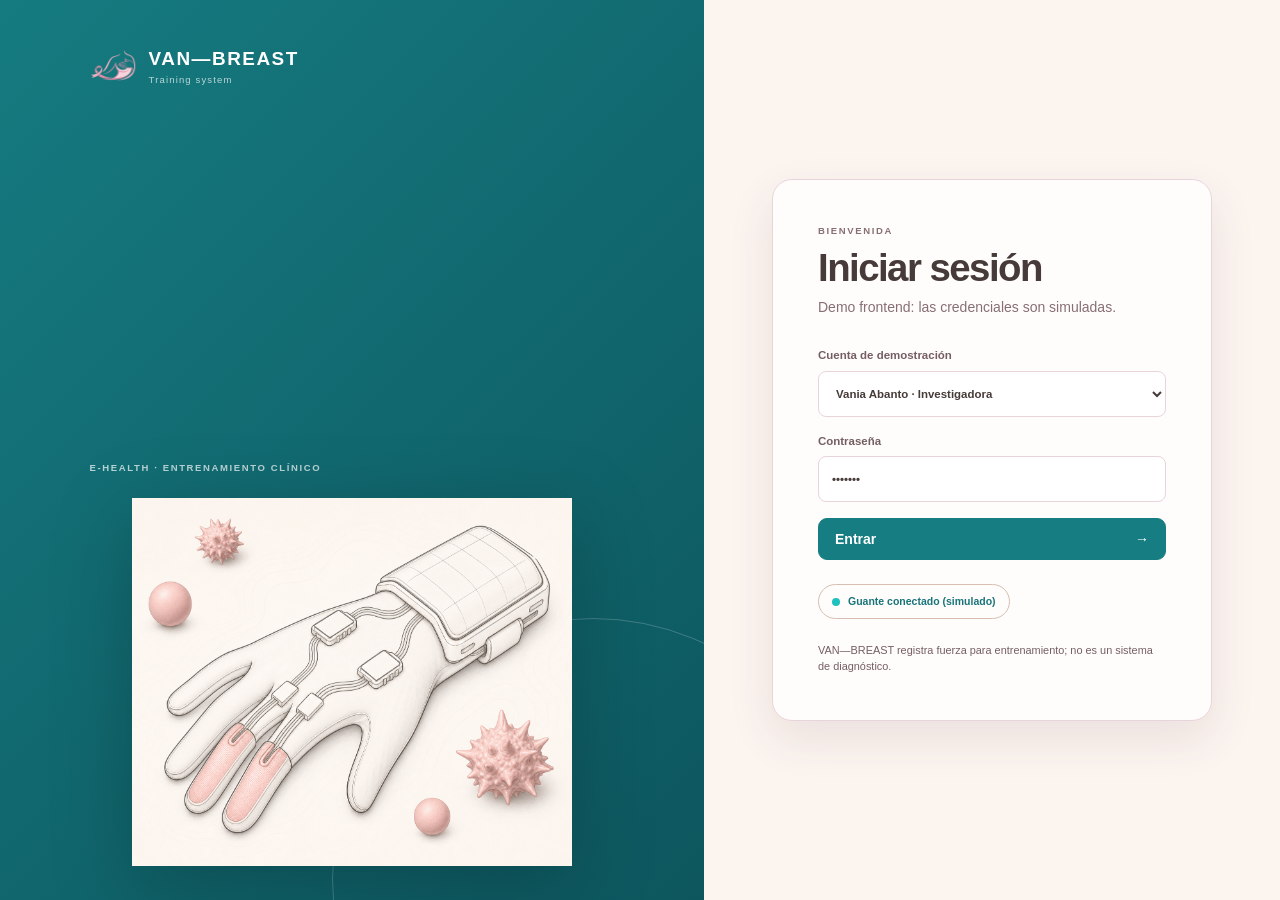
<file: Subir render/index.html>
<!doctype html>
<html lang="es">
<head>
  <meta charset="utf-8" />
  <meta name="viewport" content="width=device-width, initial-scale=1" />
  <meta name="description" content="VAN—BREAST · Demo frontend estática para Render" />
  <title>VAN—BREAST · Frontend demo</title>
  <link rel="icon" href="assets/logo.png" />
  <link rel="stylesheet" href="app.css" />
</head>
<body>
  <main id="loginView" class="login-view">
    <section class="login-hero">
      <div class="brand brand--hero"><img src="assets/logo.png" alt="VAN—BREAST"><div><strong>VAN—BREAST</strong><small>Training system</small></div></div>
      <span class="eyebrow">E-HEALTH · ENTRENAMIENTO CLÍNICO</span>
      <img class="login-illustration" src="assets/login.png" alt="Guante electrónico VAN—BREAST">
    </section>
    <section class="login-card">
      <span class="eyebrow">BIENVENIDA</span>
      <h1>Iniciar sesión</h1>
      <p class="muted">Demo frontend: las credenciales son simuladas.</p>
      <form id="loginForm">
        <label>Cuenta de demostración
          <select id="loginUser">
            <option value="vania">Vania Abanto · Investigadora</option>
            <option value="jonathan">Jonathan Arzapalo · Instructor/a</option>
            <option value="fiorela">Fiorela Bocanegra · Instructor/a</option>
          </select>
        </label>
        <label>Contraseña
          <input id="loginPassword" type="password" value="demo123" autocomplete="current-password" />
        </label>
        <button class="button button--primary button--full" type="submit">Entrar <span>→</span></button>
      </form>
      <div class="login-status"><span class="status-dot"></span> Guante conectado (simulado)</div>
      <p class="login-help">VAN—BREAST registra fuerza para entrenamiento; no es un sistema de diagnóstico.</p>
    </section>
  </main>

  <main id="appView" class="app-shell" hidden>
    <header class="app-header">
      <button class="mobile-menu" id="mobileMenu" aria-label="Abrir menú">☰</button>
      <div class="brand brand--compact"><img src="assets/logo.png" alt=""><strong>VAN—BREAST</strong></div>
      <div class="header-meta"><span class="glove-badge"><span class="status-dot"></span><span>GUANTE CONECTADO</span></span><time id="headerClock"></time></div>
    </header>
    <aside class="sidebar" id="sidebar">
      <div class="profile-card"><span class="avatar avatar--photo" id="sideAvatar">VA</span><span><strong id="sideName">Vania Abanto</strong><small id="sideRole">Investigadora</small></span></div>
      <nav aria-label="Navegación principal">
        <button class="active" data-screen="home"><span>⌂</span>Inicio</button>
        <button data-screen="history"><span>▤</span>Historial</button>
        <button data-screen="people"><span>♙</span>Participantes</button>
        <button data-screen="settings"><span>⚙</span>Configuración</button>
      </nav>
      <div class="sidebar-ribbon"><img src="assets/lazo.png" alt=""></div>
      <div class="sidebar-note"><span class="eyebrow">SISTEMA</span><strong>Demo frontend v1.0</strong><small>Datos simulados</small></div>
      <button class="logout-button" id="logoutButton"><span>↪</span>Cerrar sesión</button>
    </aside>
    <button class="mobile-scrim" id="mobileScrim" hidden aria-label="Cerrar menú"></button>

    <section class="app-content">
      <section class="screen" id="screen-home">
        <div class="page-heading"><span class="eyebrow">PANEL PRINCIPAL</span><h1>Resumen de actividad</h1><p>Una vista rápida del entrenamiento y los registros.</p></div>
        <section class="workflow panel">
          <div><span class="step-header"><b>1</b> Selecciona al paciente</span><label class="search-box"><span>⌕</span><input id="patientSearch" placeholder="Buscar paciente…"><button id="patientToggle" type="button">⌄</button></label><div class="patient-options" id="patientOptions" hidden></div></div>
          <div class="workflow-action"><span class="step-header"><b>2</b> Comienza la práctica</span><button class="button button--primary" id="startTraining">Iniciar entrenamiento <span>→</span></button></div>
        </section>
        <section class="metrics-row"><article class="metric"><span>SESIONES HOY</span><strong id="metricSessions">15</strong></article><article class="metric"><span>PACIENTES</span><strong>39</strong></article><article class="metric"><span>INSTRUCTORES</span><strong>3</strong></article></section>
        <section class="home-grid"><article class="panel activity-panel"><div class="section-heading"><h2>Últimas sesiones</h2><button class="text-button" data-screen="history">Ver historial →</button></div><div id="recentSessions"></div></article><article class="panel weekly-panel"><h2>Ritmo semanal</h2><div class="weekly-chart-wrap"><canvas id="weeklyChart"></canvas></div><p><strong>15 prácticas</strong> completadas esta semana.</p></article></section>
      </section>

      <section class="screen" id="screen-training" hidden>
        <div class="page-heading page-heading--split"><div><span class="eyebrow">SESIÓN EN CURSO</span><h1>Entrenamiento</h1><p id="trainingPatient">Paciente: Valeria Mendoza</p></div><button class="button button--ghost" data-screen="home">← Volver al inicio</button></div>
        <section class="training-grid"><article class="panel anatomy-panel"><div class="panel-heading"><div><span class="eyebrow">ZONA DE EXPLORACIÓN</span><h2>Mapa anatómico</h2></div><span class="step-counter"><span id="activePoint">1</span> / 8</span></div><div class="anatomy-map"><img src="assets/mapa_anatomico.png" alt="Mapa anatómico"><div class="exploration-points" id="explorationPoints"></div></div><div class="map-legend"><span><i class="dot done"></i>Completado</span><span><i class="dot current"></i>Punto actual</span><span><i class="dot"></i>Pendiente</span></div></article><section class="sensor-panel"><article class="sensor-card sensor-card--index"><div><span class="eyebrow">DEDO ÍNDICE</span><strong id="indexValue">13.8 <small>N</small></strong><p>Presión actual detectada</p><b class="range range--ok" id="indexRange">● Dentro del rango</b></div><div class="gauge"><i id="indexGauge"></i></div></article><article class="sensor-card sensor-card--middle"><div><span class="eyebrow">DEDO MEDIO</span><strong id="middleValue">13.1 <small>N</small></strong><p>Presión actual detectada</p><b class="range range--ok" id="middleRange">● Dentro del rango</b></div><div class="gauge"><i id="middleGauge"></i></div></article></section><article class="panel training-details"><div><span class="eyebrow">DATOS DEL ENTRENAMIENTO</span><h2>Sesión simulada</h2><dl><div><dt>Paciente</dt><dd>Valeria Mendoza</dd></div><div><dt>Instructor/a</dt><dd id="trainingInstructor">Vania Abanto</dd></div></dl></div><div class="session-clock"><strong id="sessionTimer">14:48</strong><small>TIEMPO</small></div><button class="button button--primary" id="finishTraining">Finalizar</button></article></section>
        <section class="panel pressure-panel"><div class="section-heading"><h2>Gráfica de presión aplicada</h2><span class="chart-legend"><i class="index-line"></i>Índice <i class="middle-line"></i>Medio</span></div><canvas id="pressureChart"></canvas></section>
      </section>

      <section class="screen" id="screen-history" hidden><div class="page-heading"><span class="eyebrow">SEGUIMIENTO</span><h1>Historial</h1><p>Sesiones realizadas por todo el equipo.</p></div><article class="panel table-panel"><div class="section-heading"><h2>Sesiones recientes</h2><span class="badge">15 hoy</span></div><div class="table-scroll"><table><thead><tr><th>Fecha</th><th>Paciente</th><th>Instructor/a</th><th>Duración</th><th>Estado</th></tr></thead><tbody id="historyRows"></tbody></table></div></article></section>

      <section class="screen" id="screen-people" hidden><div class="page-heading"><span class="eyebrow">RED CLÍNICA</span><h1>Instructores</h1><p>Consulta los pacientes registrados por cada instructor.</p></div><section class="panel instructor-section"><div class="section-heading"><h2>Equipo de instructores</h2><span class="badge">3 perfiles</span></div><div class="instructor-grid" id="instructorGrid"></div></section><article class="panel patient-summary"><span class="eyebrow">PACIENTES</span><h2>39 pacientes registrados</h2><button class="button button--primary" id="newPatient">+ Nuevo registro</button></article></section>

      <section class="screen" id="screen-settings" hidden><div class="page-heading"><span class="eyebrow">AJUSTES DEL SISTEMA</span><h1>Configuración</h1><p>Perfil, adquisición de datos y estado del guante.</p></div><div class="settings-grid"><article class="panel settings-card profile-settings"><span class="eyebrow">PERFIL</span><h2>Editar perfil</h2><div class="profile-edit"><span class="avatar avatar--photo" id="settingsAvatar">VA</span><div><strong id="settingsName">Vania Abanto</strong><small id="settingsRole">Investigadora</small></div></div><label class="button button--ghost upload-label">Cargar fotografía<input id="profileUpload" type="file" accept="image/png,image/jpeg,image/webp" hidden></label><button class="button button--outline" id="removePhoto">Eliminar foto</button><p class="muted">La foto se guarda en este navegador para la demo.</p></article><article class="panel settings-card system-settings"><span class="eyebrow">ADQUISICIÓN DE DATOS</span><h2>Información del sistema</h2><dl class="settings-values"><div><dt>Rango correcto</dt><dd>10 a 17 N</dd></div><div><dt>Dedo índice</dt><dd>Fuerza en N</dd></div><div><dt>Dedo medio</dt><dd>Fuerza en N</dd></div><div><dt>Transporte</dt><dd>Simulado · frontend</dd></div></dl><div class="device-status"><span class="eyebrow">ESTADO DEL GUANTE</span><span class="glove-badge"><span class="status-dot"></span>GUANTE CONECTADO</span></div></article></div><article class="panel appearance-panel"><span class="eyebrow">APARIENCIA</span><h2>Variantes de color</h2><div class="theme-options"><button class="theme-option active" data-theme="pink"><span class="theme-swatch pink-swatch"></span><b>Azul y rosa</b><small>Clínica, cálida y equilibrada</small></button><button class="theme-option" data-theme="blue"><span class="theme-swatch blue-swatch"></span><b>Azul institucional</b><small>Serena y profesional</small></button></div></article></section>
    </section>
  </main>
  <div class="toast" id="toast" role="status" hidden></div>
  <script src="vendor/chart.umd.min.js"></script>
  <script src="app.js"></script>
</body>
</html>
</file>
<file: Subir render/app.css>
:root{--ink:#463b39;--ink-soft:#755e61;--muted:#876f72;--paper:#fbf4ef;--surface:#fffdfc;--line:#ead4dc;--pink:#be68aa;--pink-soft:#f0d0e9;--teal:#167d82;--cyan:#29d8d5;--cyan-soft:#c9f6f5;--green:#58bc32;--red:#e6535b;--shadow:0 18px 45px rgba(96,62,76,.1);--header-h:70px;--side-w:220px}*{box-sizing:border-box}html,body{margin:0;min-height:100%;background:var(--paper);color:var(--ink);font:14px/1.45 "Segoe UI",Arial,sans-serif}button,input,select{font:inherit}button{cursor:pointer}button:focus-visible,input:focus-visible,select:focus-visible{outline:3px solid rgba(41,216,213,.6);outline-offset:2px}h1,h2,h3,p{margin:0}h1{font-size:clamp(2rem,3vw,3.3rem);line-height:1.05;letter-spacing:-.04em}h2{font-size:1.2rem;line-height:1.15}p{color:var(--ink-soft)}.eyebrow{display:block;color:var(--muted);font-size:.68rem;font-weight:800;letter-spacing:.17em;line-height:1.2;text-transform:uppercase}.muted{color:var(--muted)}.button{border:1px solid var(--pink);border-radius:9px;background:#fff;color:#167b83;min-height:42px;padding:0 16px;font-weight:750;transition:.2s ease}.button:hover{transform:translateY(-2px);box-shadow:0 8px 20px rgba(98,46,91,.12)}.button--primary{border-color:var(--teal);background:var(--teal);color:#fff}.button--full{width:100%;display:flex;justify-content:space-between;align-items:center}.button--outline{color:#a14791;background:#fff}.button--ghost{color:#167b83}.text-button{border:0;border-bottom:1px solid currentColor;padding:4px 0;background:transparent;color:var(--ink);font-weight:700}.panel{border:1px solid var(--line);border-radius:15px;background:var(--surface);box-shadow:var(--shadow)}[hidden]{display:none!important}
.login-view{min-height:100vh;display:grid;grid-template-columns:1.1fr .9fr;background:var(--paper)}.login-hero{position:relative;display:flex;flex-direction:column;justify-content:space-between;padding:42px 7vw 34px;background:linear-gradient(135deg,#157b80,#0d565e);color:#fff;overflow:hidden}.login-hero:after{content:"";position:absolute;width:520px;height:520px;border:1px solid rgba(255,255,255,.2);border-radius:50%;right:-150px;bottom:-240px}.brand{display:flex;align-items:center;gap:11px}.brand img{width:48px;height:48px;object-fit:contain}.brand strong{font-size:1.35rem;letter-spacing:.08em}.brand small{display:block;color:rgba(255,255,255,.7);font-size:.68rem;letter-spacing:.12em}.brand--hero{align-self:flex-start}.login-hero>.eyebrow{color:rgba(255,255,255,.7);margin-top:auto;margin-bottom:25px}.login-illustration{position:relative;z-index:1;display:block;width:min(84%,620px);max-height:52vh;object-fit:contain;align-self:center;filter:drop-shadow(0 20px 40px rgba(0,0,0,.2))}.login-card{align-self:center;width:min(440px,calc(100% - 50px));margin:35px auto;padding:45px;background:var(--surface);border:1px solid var(--line);border-radius:20px;box-shadow:var(--shadow)}.login-card h1{margin:12px 0 8px}.login-card form{display:grid;gap:16px;margin-top:30px}.login-card label{display:grid;gap:7px;color:var(--ink-soft);font-weight:700;font-size:.82rem}.login-card input,.login-card select{width:100%;height:46px;border:1px solid var(--line);border-radius:8px;background:#fff;padding:0 13px;color:var(--ink)}.login-status{display:inline-flex;align-items:center;gap:8px;margin-top:24px;border:1px solid #d7beb1;border-radius:100px;padding:9px 13px;color:#19747a;font-size:.75rem;font-weight:800}.status-dot{display:inline-block;width:8px;height:8px;border-radius:50%;background:#1fc1bf}.login-help{margin-top:24px;font-size:.78rem}
.app-shell{min-height:100vh;background:var(--paper)}.app-header{height:var(--header-h);position:fixed;z-index:20;inset:0 0 auto;display:flex;align-items:center;justify-content:space-between;padding:0 28px;background:var(--teal);color:#fff}.brand--compact img{width:38px;height:38px}.brand--compact strong{font-size:1.2rem}.header-meta{display:flex;align-items:center;gap:28px;font-weight:750;font-size:.78rem;letter-spacing:.08em}.glove-badge{display:inline-flex;align-items:center;gap:8px;border-radius:100px;padding:10px 15px;background:#fff;color:#11767c;font-size:.7rem;letter-spacing:.1em}.sidebar{position:fixed;z-index:15;top:var(--header-h);bottom:0;left:0;width:var(--side-w);display:flex;flex-direction:column;padding:26px 16px 20px;background:linear-gradient(180deg,#f1d4eb,#faedf5);border-right:1px solid var(--line)}.profile-card{display:flex;align-items:center;gap:11px;padding:0 10px 22px;border-bottom:1px solid var(--line);margin-bottom:18px}.profile-card strong,.profile-card small{display:block}.profile-card strong{font-size:.82rem}.profile-card small{color:var(--muted);font-size:.72rem;margin-top:2px}.avatar{display:inline-flex;flex:0 0 auto;width:46px;height:46px;align-items:center;justify-content:center;border:1px solid #c9b1b9;border-radius:50%;background:#f8e4f3;color:var(--ink);font-size:.85rem;font-weight:800;overflow:hidden;object-fit:cover}.avatar--photo{background-size:cover;background-position:center}.sidebar nav{display:grid;gap:7px}.sidebar nav button{display:flex;align-items:center;gap:14px;border:0;border-radius:8px;padding:12px 13px;background:transparent;color:var(--ink);font-weight:750;text-align:left}.sidebar nav button span{width:18px;color:var(--muted);text-align:center}.sidebar nav button:hover,.sidebar nav button.active{background:var(--pink);color:#fff}.sidebar nav button.active span{color:#fff}.sidebar-ribbon{margin:auto auto 20px;text-align:center;opacity:.8}.sidebar-ribbon img{width:110px}.sidebar-note{display:grid;gap:4px;padding:16px 10px;border-top:1px solid var(--line);border-bottom:1px solid var(--line);font-size:.75rem}.sidebar-note strong{font-size:.76rem}.sidebar-note small{color:var(--muted)}.logout-button{display:flex;gap:10px;border:0;background:transparent;padding:18px 10px 0;color:var(--ink);font-weight:750;text-align:left}.mobile-menu,.mobile-scrim{display:none}.app-content{margin-left:var(--side-w);padding:calc(var(--header-h) + 28px) 34px 42px;min-height:100vh}.page-heading{margin:0 0 18px;padding-left:16px;border-left:5px solid #7b706b}.page-heading p{margin-top:5px}.page-heading--split{display:flex;align-items:flex-start;justify-content:space-between;gap:20px}.workflow{display:grid;grid-template-columns:1.4fr .8fr;overflow:visible;background:linear-gradient(90deg,#fff 0 68%,#c9f6f5 68%);margin-bottom:12px}.workflow>div{padding:20px 25px}.workflow-action{display:flex;flex-direction:column;gap:20px;justify-content:center}.step-header{display:flex;align-items:center;gap:10px;color:#4d4543;font-weight:800;text-transform:uppercase;letter-spacing:.08em;font-size:.72rem}.step-header b{display:inline-flex;width:26px;height:26px;border-radius:50%;align-items:center;justify-content:center;background:#a44e99;color:#fff}.search-box{display:flex;position:relative;margin-top:13px;height:48px;border:1px solid var(--line);background:#fff}.search-box>span{padding:8px 14px;color:#a44e99;font-size:1.5rem}.search-box input{min-width:0;flex:1;border:0;padding:0 5px;color:var(--ink)}.search-box button{width:50px;border:0;border-left:1px solid var(--line);background:#fff;color:#a44e99}.patient-options{position:absolute;z-index:5;width:calc(100% - 50px);margin-top:-1px;border:1px solid var(--line);background:#fff;box-shadow:var(--shadow)}.patient-options button{display:block;width:100%;border:0;border-bottom:1px solid var(--line);padding:10px 15px;background:#fff;text-align:left}.metrics-row{display:grid;grid-template-columns:repeat(3,1fr);gap:14px;margin-bottom:12px}.metric{padding:18px 22px;border:1px solid var(--cyan);border-radius:15px;background:var(--cyan-soft)}.metric span{display:block;color:#17777c;font-weight:800;font-size:.7rem;letter-spacing:.14em}.metric strong{display:block;margin-top:8px;color:#11727b;font-size:2.4rem;line-height:1}.home-grid{display:grid;grid-template-columns:1.5fr .75fr;gap:14px}.activity-panel,.weekly-panel{padding:20px 24px;min-height:340px}.section-heading,.panel-heading{display:flex;align-items:center;justify-content:space-between;gap:12px}.section-heading{padding-bottom:13px;border-bottom:1px solid var(--line)}.session-row{display:grid;grid-template-columns:95px 1fr 85px 110px;align-items:center;gap:15px;padding:16px 0;border-bottom:1px solid var(--line);font-size:.78rem}.session-row:last-child{border-bottom:0}.session-row strong{display:block}.session-row small{display:block;color:var(--muted)}.weekly-panel{background:var(--cyan-soft)}.weekly-chart-wrap{height:225px;margin:17px 0 7px}.weekly-panel canvas{height:100%!important}.weekly-panel p{font-size:.8rem}.badge{display:inline-flex;border-radius:100px;padding:6px 11px;background:#f4e3f0;color:#a04d98;font-size:.72rem;font-weight:800}
.training-grid{display:grid;grid-template-columns:1.08fr 1.08fr .92fr;gap:14px;align-items:stretch}.anatomy-panel{padding:20px 22px}.anatomy-panel h2{margin-top:6px}.step-counter{font-weight:800;color:var(--muted)}.anatomy-map{position:relative;width:min(100%,380px);margin:18px auto 14px}.anatomy-map img{display:block;width:100%;border:1px solid var(--line)}.exploration-points{position:absolute;inset:0}.exploration-point{position:absolute;width:34px;height:34px;border-radius:50%;border:0;background:#c4c5c2;color:#fff;font-size:.75rem;font-weight:800;transform:translate(-50%,-50%)}.exploration-point.done{background:#33af60}.exploration-point.current{background:#2789ea}.map-legend{display:flex;flex-wrap:wrap;gap:14px;color:var(--muted);font-size:.73rem}.dot{display:inline-block;width:8px;height:8px;margin-right:6px;border-radius:50%;background:#bebeba}.dot.done{background:#33af60}.dot.current{background:#2789ea}.sensor-panel{display:grid;gap:14px}.sensor-card{display:flex;justify-content:space-between;min-height:170px;padding:19px 16px;border:1px solid var(--line);border-left:4px solid var(--teal);border-radius:15px;background:#edfafa}.sensor-card--middle{border-left-color:#bb65ae;background:#f6e8f4}.sensor-card strong{display:block;margin-top:7px;font-size:2rem;line-height:1}.sensor-card strong small{font-size:.8rem}.sensor-card p{font-size:.75rem}.range{display:block;margin-top:32px;font-size:.76rem}.range--ok{color:#53a92f}.range--bad{color:var(--red)}.gauge{position:relative;width:28px;height:120px;border-radius:15px;background:#dededb;overflow:hidden}.gauge i{position:absolute;bottom:0;left:0;right:0;height:58%;background:#9fe239}.sensor-card--middle .gauge i{background:#e5535b}.training-details{display:flex;flex-direction:column;justify-content:space-between;padding:21px}.training-details dl{margin:22px 0 0}.training-details dl div{display:flex;justify-content:space-between;padding:11px 0;border-bottom:1px solid var(--line);font-size:.78rem}.training-details dt{color:var(--muted)}.training-details dd{margin:0;font-weight:800}.session-clock{align-self:center;display:grid;place-items:center;width:115px;height:115px;border:11px solid #159ca0;border-radius:50%;color:#984587}.session-clock strong{font-size:1.7rem;line-height:1}.session-clock small{font-size:.64rem;letter-spacing:.14em}.pressure-panel{margin-top:14px;padding:20px 24px}.pressure-panel canvas{height:280px!important;margin-top:8px}.chart-legend{display:flex;gap:8px;align-items:center;color:var(--muted);font-size:.75rem}.index-line,.middle-line{width:24px;height:2px;background:#198ca6}.middle-line{margin-left:8px;background:#bd68b2}
.table-panel{padding:20px 24px}.table-scroll{overflow-x:auto}table{width:100%;border-collapse:collapse;margin-top:15px}th,td{padding:14px 10px;border-bottom:1px solid var(--line);text-align:left;font-size:.8rem}th{color:var(--muted);font-size:.68rem;letter-spacing:.1em;text-transform:uppercase}.status-ok{color:#3f9f37;font-weight:800}.instructor-section{padding:18px 24px}.instructor-grid{display:grid;grid-template-columns:repeat(3,minmax(190px,1fr));gap:13px;margin-top:15px}.instructor-card{min-height:365px;display:flex;flex-direction:column;align-items:center;padding:30px 18px 20px;border:2px solid var(--pink);border-top-width:6px;border-radius:13px;background:#fff;text-align:center;transition:.2s ease}.instructor-card:hover{transform:translateY(-4px);box-shadow:var(--shadow)}.instructor-card .avatar{width:82px;height:82px;margin-bottom:17px;border-color:#2e2a29}.instructor-card h3{margin-bottom:3px}.instructor-card small{color:var(--muted)}.instructor-count{width:100%;margin-top:auto;padding-top:22px;border-top:1px solid var(--line);color:var(--cyan);font-size:2rem}.instructor-count small{display:block;color:var(--muted);font-size:.72rem}.patient-summary{position:relative;margin-top:14px;padding:20px 25px}.patient-summary h2{margin-top:7px}.patient-summary button{position:absolute;right:20px;top:20px}.settings-grid{display:grid;grid-template-columns:1fr 1fr;gap:14px}.settings-card{position:relative;min-height:340px;padding:30px 31px;overflow:hidden}.settings-card:after{content:"";position:absolute;right:-55px;top:-75px;width:150px;height:150px;border-radius:50%;background:var(--pink-soft);z-index:0}.settings-card>*{position:relative;z-index:1}.settings-card h2{margin:9px 0 20px}.profile-edit{display:flex;align-items:center;gap:15px;margin-bottom:17px}.profile-edit .avatar{width:58px;height:58px}.profile-edit strong,.profile-edit small{display:block}.profile-edit small{color:var(--muted);margin-top:2px}.upload-label{display:inline-flex;align-items:center;margin-right:8px}.settings-card p{margin-top:22px;font-size:.76rem}.settings-values{margin:12px 0 0}.settings-values div{display:flex;justify-content:space-between;border-top:1px solid var(--line);padding:12px 0;font-size:.8rem}.settings-values dt{color:var(--muted)}.settings-values dd{margin:0;font-weight:800}.device-status{display:flex;align-items:center;justify-content:space-between;gap:15px;margin-top:40px;padding-top:20px;border-top:1px solid var(--line)}.appearance-panel{margin-top:14px;padding:22px 24px}.appearance-panel h2{margin:7px 0 15px}.theme-options{display:grid;grid-template-columns:1fr 1fr;gap:13px}.theme-option{display:grid;gap:5px;border:1px solid var(--line);border-radius:9px;background:#fff;padding:13px;text-align:left;color:var(--ink)}.theme-option.active{border:2px solid var(--cyan)}.theme-option small{color:var(--muted)}.theme-swatch{display:block;height:16px;border-radius:3px}.pink-swatch{background:linear-gradient(90deg,#92d1e3 0 25%,#cae7ee 25% 50%,#d17c99 50% 75%,#efb2b8 75%)}.blue-swatch{background:linear-gradient(90deg,#294156 0 25%,#54718b 25% 50%,#dbe8f2 50% 75%,#4c79a1 75%)}.toast{position:fixed;z-index:50;right:22px;bottom:22px;max-width:330px;padding:12px 16px;border-radius:9px;background:#263c3d;color:#fff;box-shadow:var(--shadow);font-size:.82rem}
@media(max-width:1100px){:root{--side-w:200px}.app-content{padding-left:22px;padding-right:22px}.training-grid{grid-template-columns:1fr 1fr}.training-details{grid-column:1/-1;display:grid;grid-template-columns:1fr auto 1fr;align-items:center}.training-details .button{grid-column:3;grid-row:1/3}.instructor-card{min-height:340px}}
@media(max-width:800px){.login-view{grid-template-columns:1fr}.login-hero{min-height:260px;padding:25px 28px}.login-illustration{width:240px;max-height:180px;margin-top:25px}.login-card{margin:25px auto}.app-header{padding:0 16px}.mobile-menu{display:block;border:0;background:transparent;color:#fff;font-size:1.5rem}.header-meta time{display:none}.sidebar{transform:translateX(-105%);transition:.2s ease;box-shadow:var(--shadow)}.sidebar.open{transform:translateX(0)}.mobile-scrim{position:fixed;z-index:10;inset:var(--header-h) 0 0;display:block;border:0;background:rgba(30,24,25,.36)}.app-content{margin-left:0;padding:calc(var(--header-h) + 22px) 16px 30px}.workflow,.home-grid,.settings-grid{grid-template-columns:1fr}.workflow{background:var(--cyan-soft)}.workflow-action{border-top:1px solid rgba(23,119,124,.25)}.metrics-row{gap:8px}.metric{padding:14px}.metric strong{font-size:1.9rem}.home-grid{gap:10px}.training-grid{grid-template-columns:1fr}.training-details{grid-column:auto;display:flex}.instructor-grid{grid-template-columns:repeat(3,minmax(165px,1fr));overflow-x:auto;padding-bottom:8px}.instructor-card{min-width:165px}.page-heading--split{display:block}.page-heading--split .button{margin-top:14px}.theme-options{grid-template-columns:1fr}.device-status{align-items:flex-start;flex-direction:column}.session-row{grid-template-columns:78px 1fr 70px}.session-row> :last-child{display:none}}
@media(max-width:520px){.login-card{width:calc(100% - 28px);padding:28px 23px}.brand--compact strong{font-size:1rem}.metrics-row{grid-template-columns:1fr}.activity-panel,.weekly-panel,.panel{padding-left:16px;padding-right:16px}.session-row{grid-template-columns:1fr 1fr}.session-row> :nth-child(3){display:none}.instructor-grid{grid-template-columns:repeat(3,150px)}.patient-summary{padding-bottom:82px}.patient-summary button{left:20px;right:auto;top:auto;bottom:18px}.header-meta .glove-badge{padding:8px;font-size:.58rem}}
</file>
